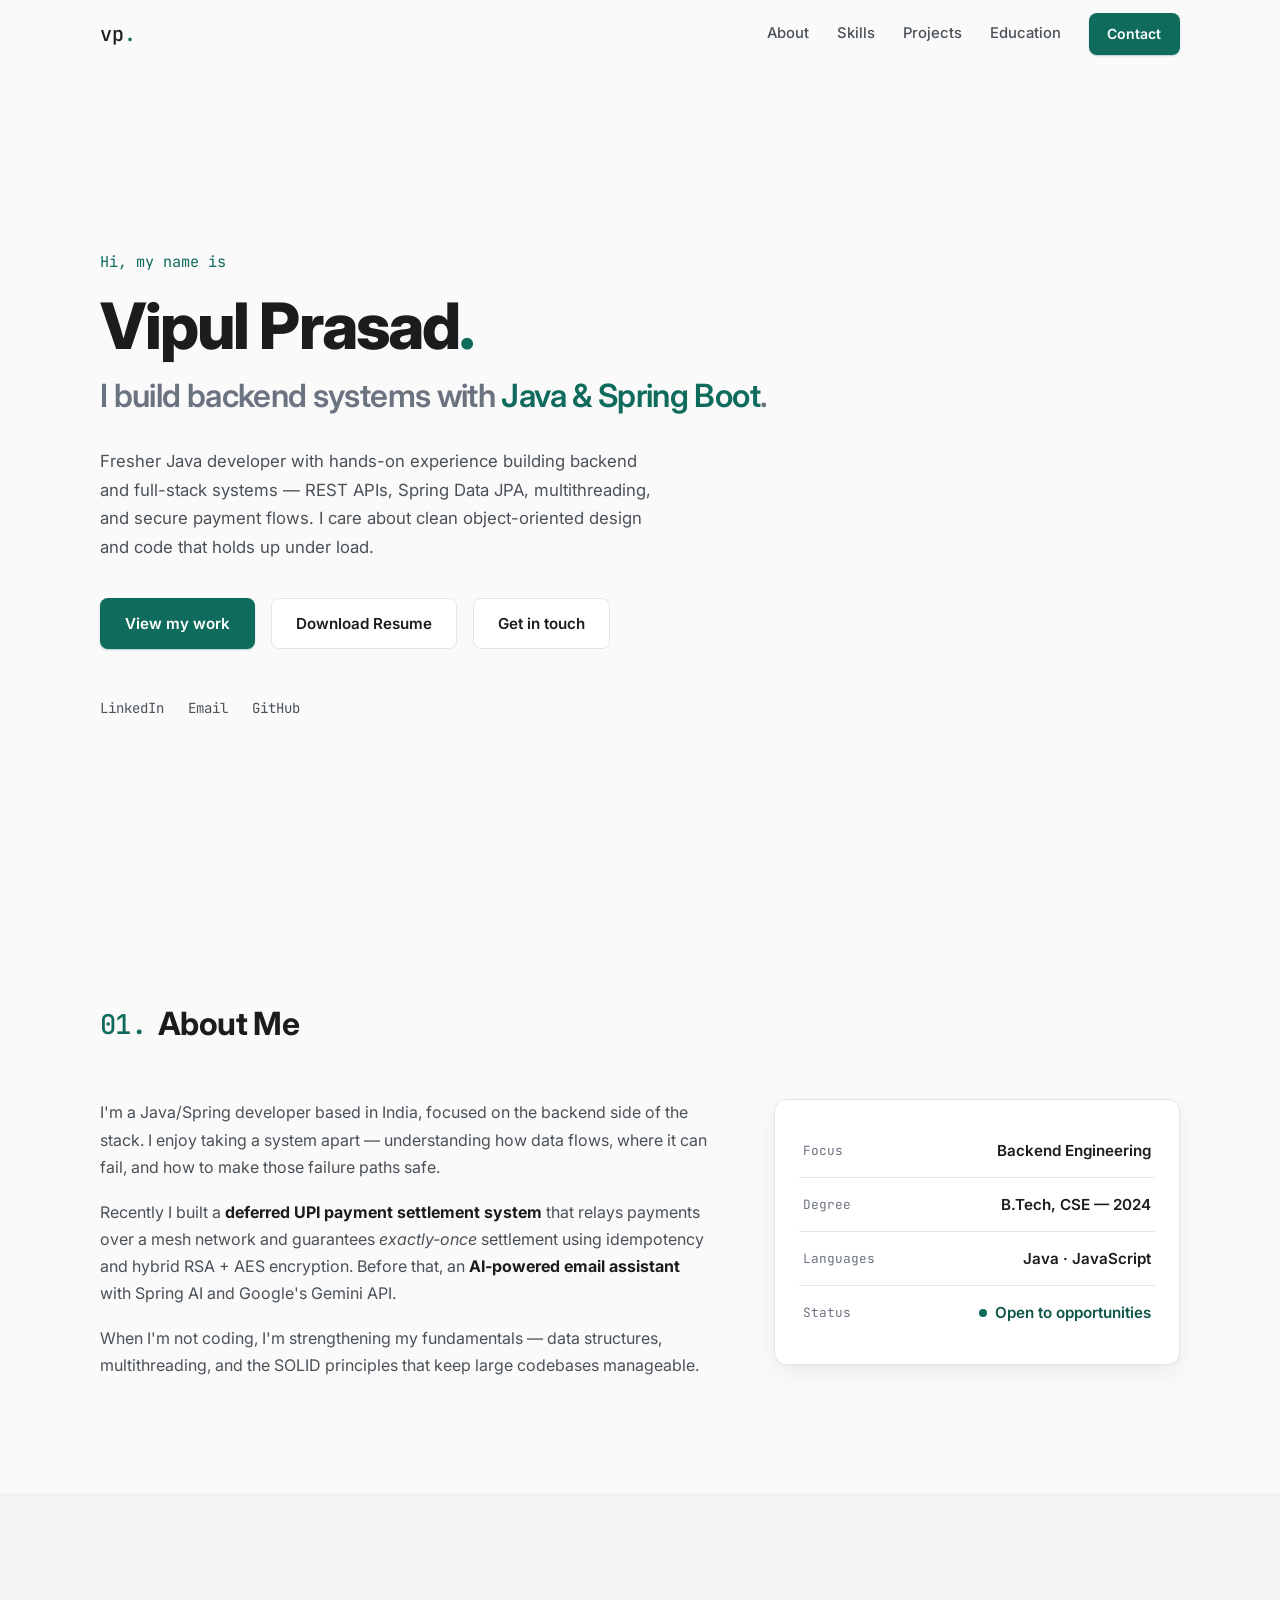
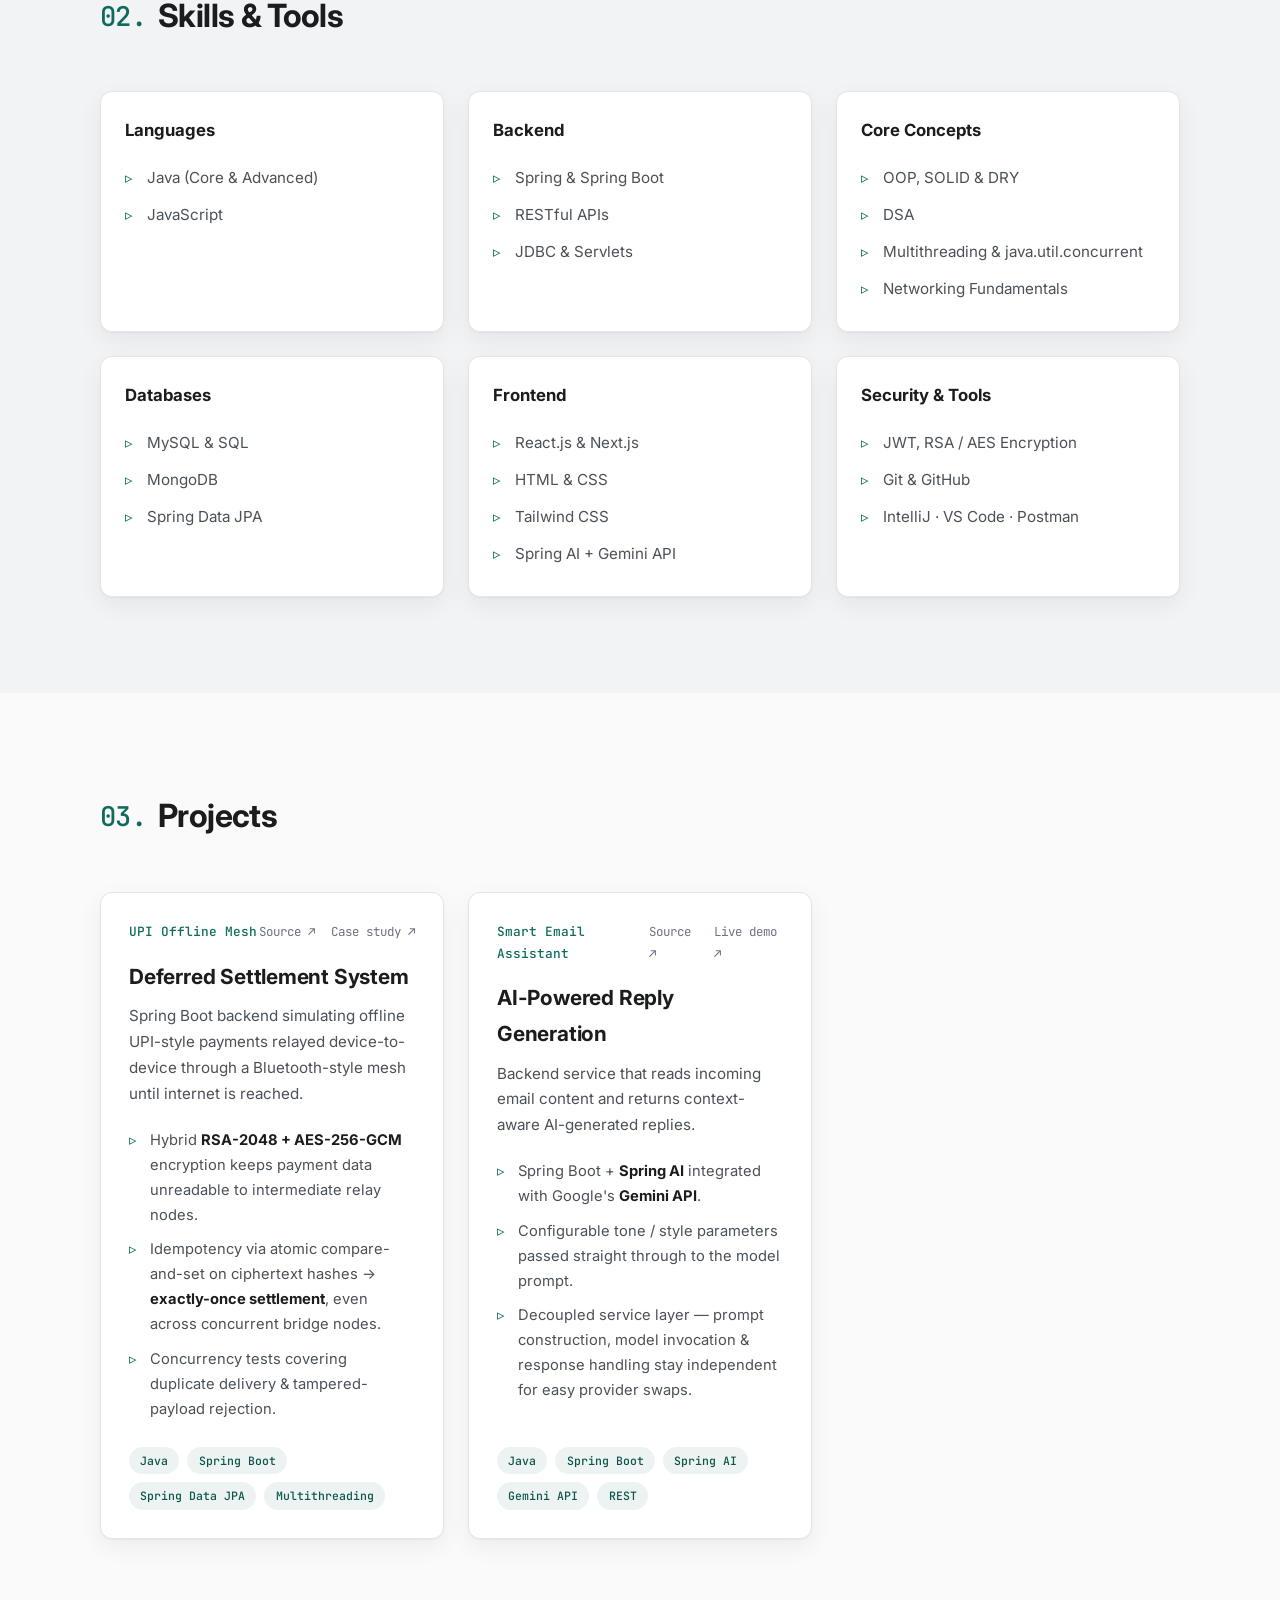
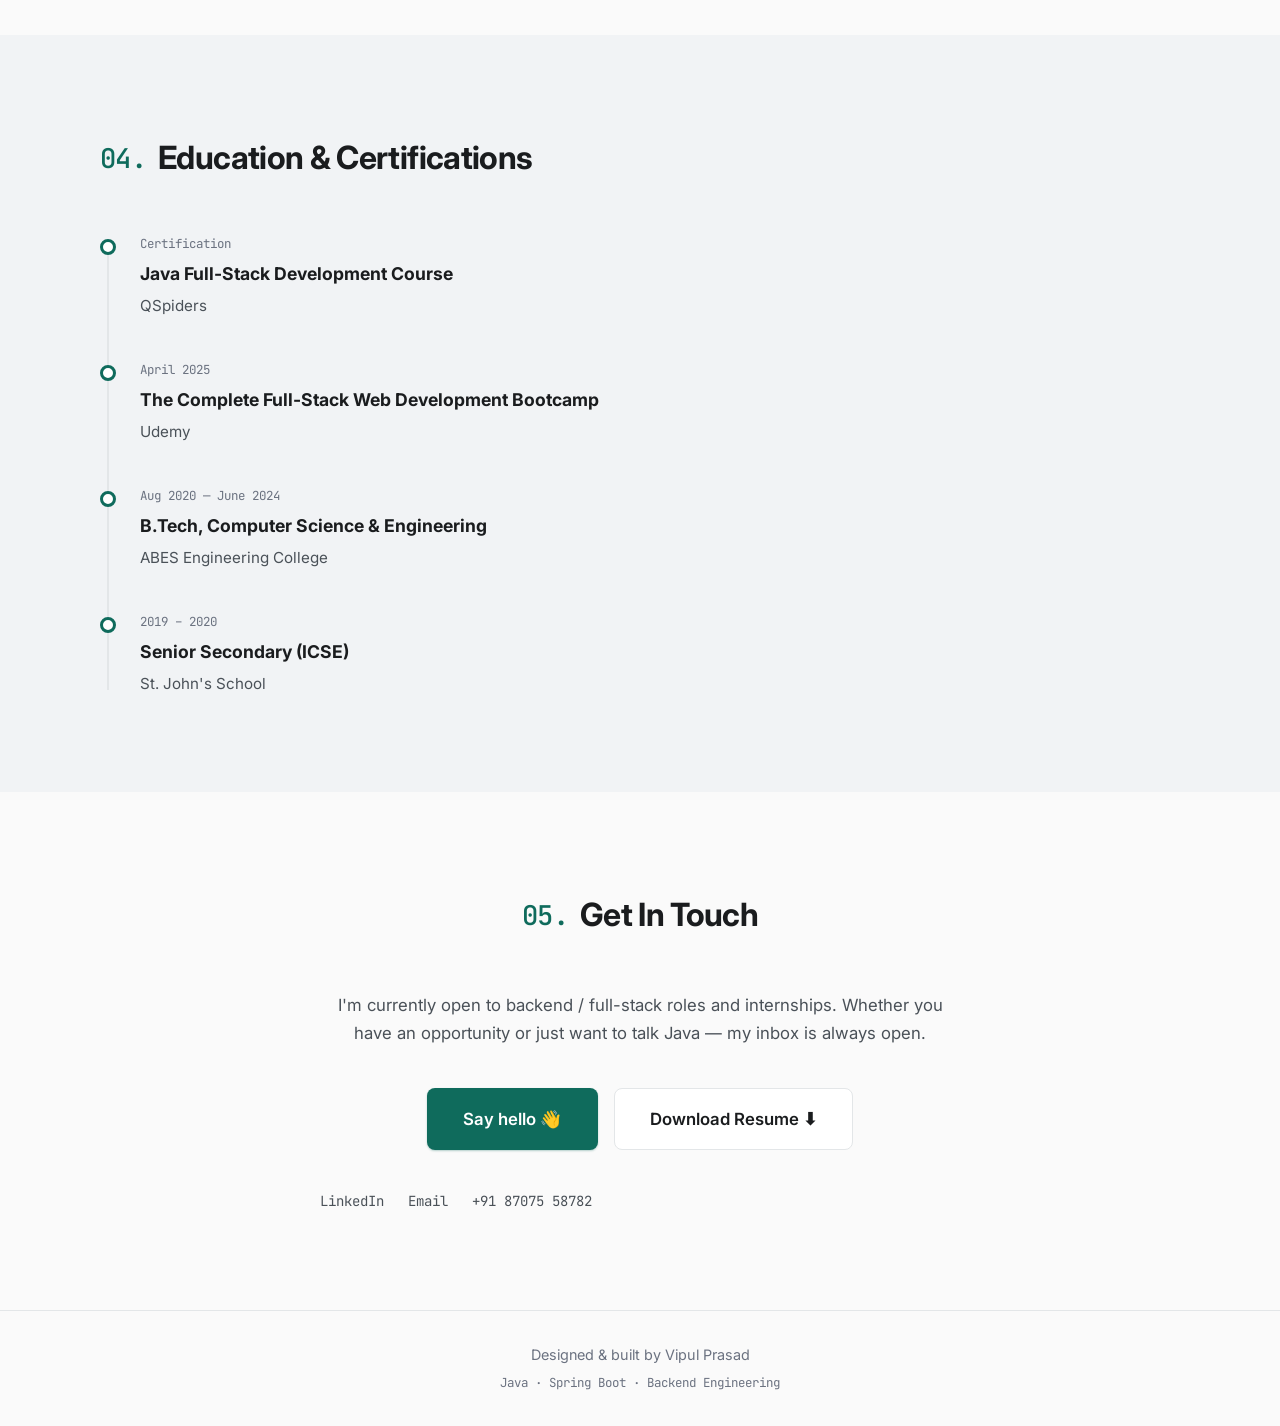
<file: index.html>
<!DOCTYPE html>
<html lang="en">
<head>
  <meta charset="UTF-8" />
  <meta name="viewport" content="width=device-width, initial-scale=1.0" />
  <title>Vipul Prasad — Java & Spring Boot Developer</title>
  <meta name="description" content="Portfolio of Vipul Prasad, a Java/Spring Boot developer specializing in backend systems, REST APIs, and database-backed services." />

  <!-- Open Graph (nice link previews when you share your site) -->
  <meta property="og:title" content="Vipul Prasad — Java & Spring Boot Developer" />
  <meta property="og:description" content="Backend developer building Java, Spring Boot & REST API systems." />
  <meta property="og:type" content="website" />

  <link rel="preconnect" href="https://fonts.googleapis.com" />
  <link rel="preconnect" href="https://fonts.gstatic.com" crossorigin />
  <link href="https://fonts.googleapis.com/css2?family=Inter:wght@400;500;600;700;800&family=JetBrains+Mono:wght@400;500&display=swap" rel="stylesheet" />
  <link rel="stylesheet" href="styles.css" />
</head>
<body>

  <!-- ============ NAVBAR ============ -->
  <header class="navbar" id="navbar">
    <div class="container nav-inner">
      <a href="#home" class="logo">vp<span class="logo-dot">.</span></a>
      <nav class="nav-links" id="nav-links">
        <a href="#about">About</a>
        <a href="#skills">Skills</a>
        <a href="#projects">Projects</a>
        <a href="#education">Education</a>
        <a href="#contact" class="btn btn-sm btn-primary">Contact</a>
      </nav>
      <button class="nav-toggle" id="nav-toggle" aria-label="Toggle menu" aria-expanded="false">
        <span></span><span></span><span></span>
      </button>
    </div>
  </header>

  <main>
    <!-- ============ HERO ============ -->
    <section class="hero" id="home">
      <div class="container hero-inner">
        <p class="hero-eyebrow reveal">Hi, my name is</p>
        <h1 class="reveal">Vipul Prasad<span class="accent">.</span></h1>
        <h2 class="hero-sub reveal">I build backend systems with <span class="accent">Java &amp; Spring Boot</span>.</h2>
        <p class="hero-desc reveal">
          Fresher Java developer with hands-on experience building backend and full-stack systems —
          REST APIs, Spring Data JPA, multithreading, and secure payment flows.
          I care about clean object-oriented design and code that holds up under load.
        </p>
        <div class="hero-cta reveal">
          <a href="#projects" class="btn btn-primary">View my work</a>
          <a href="resume.pdf" download class="btn btn-outline">Download Resume</a>
          <a href="#contact" class="btn btn-outline">Get in touch</a>
        </div>
        <div class="hero-links reveal">
          <a href="https://linkedin.com/in/vipu1prasad" target="_blank" rel="noopener" aria-label="LinkedIn">LinkedIn</a>
          <a href="mailto:vipulprasad108@gmail.com" aria-label="Email">Email</a>
          <a href="https://github.com/VipPrasad" target="_blank" rel="noopener" aria-label="GitHub">GitHub</a>
        </div>
      </div>
    </section>

    <!-- ============ ABOUT ============ -->
    <section class="section" id="about">
      <div class="container">
        <h2 class="section-title reveal"><span class="section-num">01.</span> About Me</h2>
        <div class="about-grid">
          <div class="reveal">
            <p>
              I'm a Java/Spring developer based in India, focused on the backend side of the stack.
              I enjoy taking a system apart — understanding how data flows, where it can fail, and
              how to make those failure paths safe.
            </p>
            <p>
              Recently I built a <strong>deferred UPI payment settlement system</strong> that relays payments
              over a mesh network and guarantees <em>exactly-once</em> settlement using idempotency and hybrid
              RSA + AES encryption. Before that, an <strong>AI-powered email assistant</strong> with Spring AI
              and Google's Gemini API.
            </p>
            <p>
              When I'm not coding, I'm strengthening my fundamentals — data structures, multithreading,
              and the SOLID principles that keep large codebases manageable.
            </p>
          </div>
          <div class="about-facts reveal">
            <div class="fact">
              <span class="fact-label">Focus</span>
              <span class="fact-value">Backend Engineering</span>
            </div>
            <div class="fact">
              <span class="fact-label">Degree</span>
              <span class="fact-value">B.Tech, CSE — 2024</span>
            </div>
            <div class="fact">
              <span class="fact-label">Languages</span>
              <span class="fact-value">Java · JavaScript</span>
            </div>
            <div class="fact">
              <span class="fact-label">Status</span>
              <span class="fact-value fact-open"><span class="dot"></span> Open to opportunities</span>
            </div>
          </div>
        </div>
      </div>
    </section>

    <!-- ============ SKILLS ============ -->
    <section class="section section-alt" id="skills">
      <div class="container">
        <h2 class="section-title reveal"><span class="section-num">02.</span> Skills &amp; Tools</h2>
        <div class="skills-grid">
          <div class="skill-card reveal">
            <h3> Languages</h3>
            <ul>
              <li>Java (Core &amp; Advanced)</li>
              <li>JavaScript</li>
            </ul>
          </div>
          <div class="skill-card reveal">
            <h3> Backend</h3>
            <ul>
              <li>Spring &amp; Spring Boot</li>
              <li>RESTful APIs</li>
              <li>JDBC &amp; Servlets</li>
            </ul>
          </div>
          <div class="skill-card reveal">
            <h3> Core Concepts</h3>
            <ul>
              <li>OOP, SOLID &amp; DRY</li>
              <li>DSA</li>
              <li>Multithreading &amp; java.util.concurrent</li>
              <li>Networking Fundamentals</li>
            </ul>
          </div>
          <div class="skill-card reveal">
            <h3> Databases</h3>
            <ul>
              <li>MySQL &amp; SQL</li>
              <li>MongoDB</li>
              <li>Spring Data JPA</li>
            </ul>
          </div>
          <div class="skill-card reveal">
            <h3> Frontend</h3>
            <ul>
              <li>React.js &amp; Next.js</li>
              <li>HTML &amp; CSS</li>
              <li>Tailwind CSS</li>
              <li>Spring AI + Gemini API</li>
            </ul>
          </div>
          <div class="skill-card reveal">
            <h3> Security &amp; Tools</h3>
            <ul>
              <li>JWT, RSA / AES Encryption</li>
              <li>Git &amp; GitHub</li>
              <li>IntelliJ · VS Code · Postman</li>
            </ul>
          </div>
        </div>
      </div>
    </section>

    <!-- ============ PROJECTS ============ -->
    <section class="section" id="projects">
      <div class="container">
        <h2 class="section-title reveal"><span class="section-num">03.</span> Projects</h2>
        <div class="projects-grid">

          <article class="project-card reveal">
            <div class="project-top">
              <span class="project-folder">UPI Offline Mesh</span>
              <span class="project-links">
                <a href="https://github.com/VipPrasad?tab=repositories" target="_blank" rel="noopener" aria-label="Source code">Source ↗</a>
                <a href="#" aria-label="Case study">Case study ↗</a>
              </span>
            </div>
            <h3 class="project-title">Deferred Settlement System</h3>
            <p class="project-desc">
              Spring Boot backend simulating offline UPI-style payments relayed device-to-device through a
              Bluetooth-style mesh until internet is reached.
            </p>
            <ul class="project-points">
              <li>Hybrid <strong>RSA-2048 + AES-256-GCM</strong> encryption keeps payment data unreadable to intermediate relay nodes.</li>
              <li>Idempotency via atomic compare-and-set on ciphertext hashes → <strong>exactly-once settlement</strong>, even across concurrent bridge nodes.</li>
              <li>Concurrency tests covering duplicate delivery &amp; tampered-payload rejection.</li>
            </ul>
            <div class="project-tech">
              <span>Java</span><span>Spring Boot</span><span>Spring Data JPA</span><span>Multithreading</span>
            </div>
          </article>

          <article class="project-card reveal">
            <div class="project-top">
              <span class="project-folder">Smart Email Assistant</span>
              <span class="project-links">
                <a href="https://github.com/VipPrasad?tab=repositories" target="_blank" rel="noopener" aria-label="Source code">Source ↗</a>
                <a href="#" aria-label="Live demo">Live demo ↗</a>
              </span>
            </div>
            <h3 class="project-title">AI-Powered Reply Generation</h3>
            <p class="project-desc">
              Backend service that reads incoming email content and returns context-aware AI-generated replies.
            </p>
            <ul class="project-points">
              <li>Spring Boot + <strong>Spring AI</strong> integrated with Google's <strong>Gemini API</strong>.</li>
              <li>Configurable tone / style parameters passed straight through to the model prompt.</li>
              <li>Decoupled service layer — prompt construction, model invocation &amp; response handling stay independent for easy provider swaps.</li>
            </ul>
            <div class="project-tech">
              <span>Java</span><span>Spring Boot</span><span>Spring AI</span><span>Gemini API</span><span>REST</span>
            </div>
          </article>

        </div>
      </div>
    </section>

    <!-- ============ EDUCATION ============ -->
    <section class="section section-alt" id="education">
      <div class="container">
        <h2 class="section-title reveal"><span class="section-num">04.</span> Education &amp; Certifications</h2>

        <div class="timeline">
          <div class="timeline-item reveal">
            <div class="timeline-marker"></div>
            <div class="timeline-content">
              <span class="timeline-date">Certification</span>
              <h3>Java Full-Stack Development Course</h3>
              <p>QSpiders</p>
            </div>
          </div>
          <div class="timeline-item reveal">
            <div class="timeline-marker"></div>
            <div class="timeline-content">
              <span class="timeline-date">April 2025</span>
              <h3>The Complete Full-Stack Web Development Bootcamp</h3>
              <p>Udemy</p>
            </div>
          </div>
          <div class="timeline-item reveal">
            <div class="timeline-marker"></div>
            <div class="timeline-content">
              <span class="timeline-date">Aug 2020 — June 2024</span>
              <h3>B.Tech, Computer Science &amp; Engineering</h3>
              <p>ABES Engineering College</p>
            </div>
          </div>
          <div class="timeline-item reveal">
            <div class="timeline-marker"></div>
            <div class="timeline-content">
              <span class="timeline-date">2019 – 2020</span>
              <h3>Senior Secondary (ICSE)</h3>
              <p>St. John's School</p>
            </div>
          </div>
        </div>
      </div>
    </section>

    <!-- ============ CONTACT ============ -->
    <section class="section contact" id="contact">
      <div class="container contact-inner">
        <h2 class="section-title reveal"><span class="section-num">05.</span> Get In Touch</h2>
        <p class="contact-text reveal">
          I'm currently open to backend / full-stack roles and internships.
          Whether you have an opportunity or just want to talk Java — my inbox is always open.
        </p>
        <div class="contact-cta reveal">
          <a href="mailto:vipulprasad108@gmail.com" class="btn btn-primary btn-lg">Say hello 👋</a>
          <a href="resume.pdf" download class="btn btn-outline btn-lg">Download Resume ⬇</a>
        </div>
        <div class="hero-links reveal" style="margin-top: 2.5rem;">
          <a href="https://linkedin.com/in/vipu1prasad" target="_blank" rel="noopener">LinkedIn</a>
          <a href="mailto:vipulprasad108@gmail.com">Email</a>
          <a href="tel:+918707558782">+91 87075 58782</a>
        </div>
      </div>
    </section>
  </main>

  <!-- ============ FOOTER ============ -->
  <footer class="footer">
    <div class="container footer-inner">
      <p>Designed &amp; built by Vipul Prasad</p>
      <p class="footer-meta">Java · Spring Boot · Backend Engineering</p>
    </div>
  </footer>

  <script src="script.js"></script>
</body>
</html>
</file>
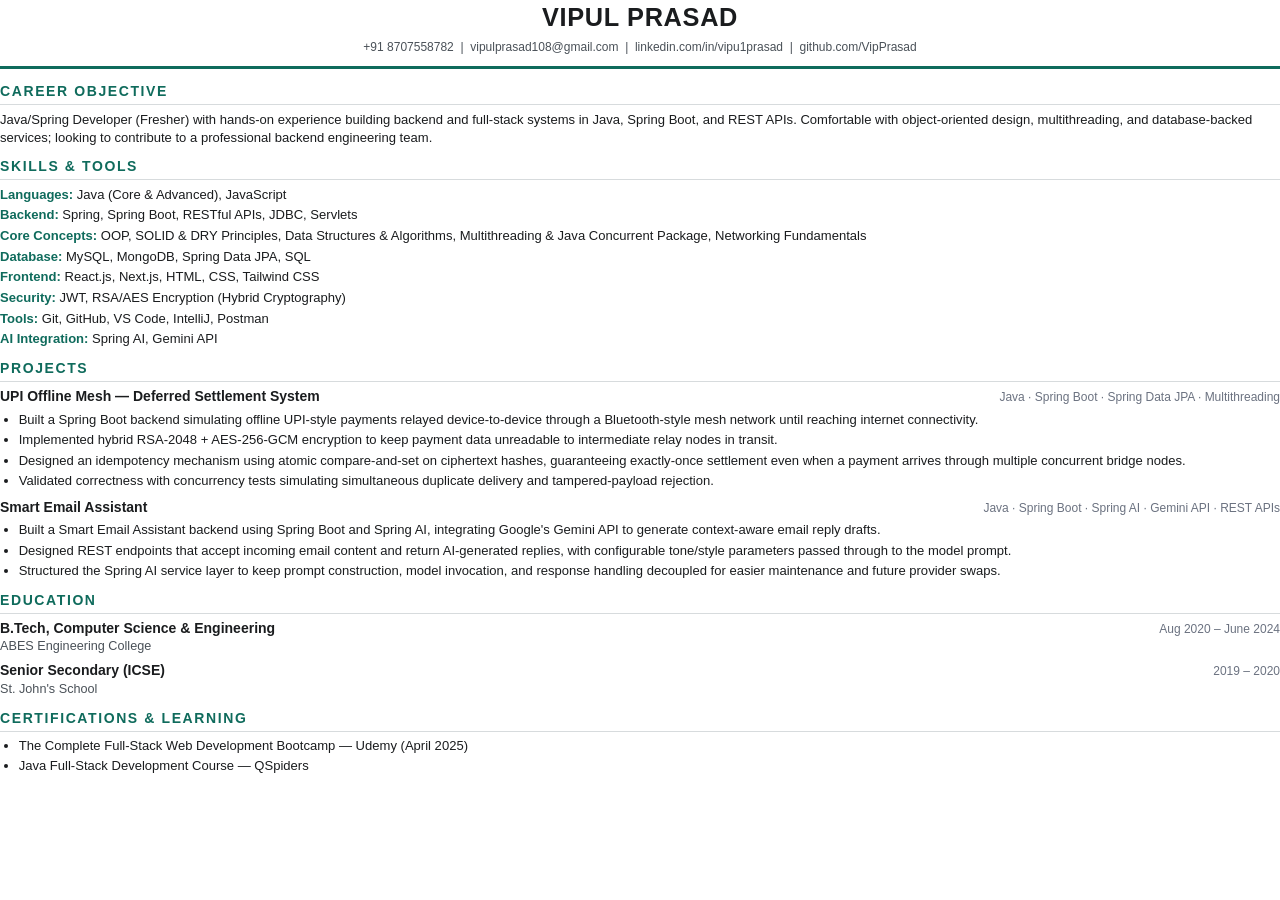
<file: resume.html>
<!DOCTYPE html>
<html lang="en">
<head>
<meta charset="UTF-8">
<title>Vipul Prasad — Resume</title>
<style>
  @page { size: A4; margin: 12mm 14mm; }
  * { box-sizing: border-box; margin: 0; padding: 0; }
  body {
    font-family: 'Segoe UI', Calibri, Arial, sans-serif;
    font-size: 9.8pt;
    line-height: 1.38;
    color: #1a1c1e;
  }
  .accent { color: #0f6b5c; }
  header { text-align: center; padding-bottom: 8pt; border-bottom: 2.5pt solid #0f6b5c; margin-bottom: 10pt; }
  h1 { font-size: 19pt; letter-spacing: 0.5pt; }
  .contact-line { font-size: 9pt; color: #4a5158; margin-top: 3pt; }
  h2 {
    font-size: 10.5pt; text-transform: uppercase; letter-spacing: 1.2pt;
    color: #0f6b5c; margin: 8pt 0 4pt 0;
    border-bottom: 0.75pt solid #d7dbdd; padding-bottom: 2pt;
  }
  .entry-head { display: flex; justify-content: space-between; align-items: baseline; }
  h3 { font-size: 10.5pt; }
  .entry-meta { font-size: 9.5pt; color: #4a5158; }
  .entry-date { font-size: 9pt; color: #6b7280; white-space: nowrap; }
  ul { margin: 3pt 0 0 0; padding-left: 14pt; }
  li { margin-bottom: 1.8pt; }
  .skills p { margin-bottom: 2pt; }
  .skills b { color: #0f6b5c; }
  .edu p { margin-bottom: 1.5pt; }
</style>
</head>
<body>

<header>
  <h1>VIPUL PRASAD</h1>
  <p class="contact-line">
    +91 8707558782 &nbsp;|&nbsp; vipulprasad108@gmail.com &nbsp;|&nbsp; linkedin.com/in/vipu1prasad &nbsp;|&nbsp; github.com/VipPrasad
  </p>
</header>

<section>
  <h2>Career Objective</h2>
  <p>
    Java/Spring Developer (Fresher) with hands-on experience building backend and full-stack systems in Java,
    Spring Boot, and REST APIs. Comfortable with object-oriented design, multithreading, and database-backed
    services; looking to contribute to a professional backend engineering team.
  </p>
</section>

<section class="skills">
  <h2>Skills &amp; Tools</h2>
  <p><b>Languages:</b> Java (Core &amp; Advanced), JavaScript</p>
  <p><b>Backend:</b> Spring, Spring Boot, RESTful APIs, JDBC, Servlets</p>
  <p><b>Core Concepts:</b> OOP, SOLID &amp; DRY Principles, Data Structures &amp; Algorithms, Multithreading &amp; Java Concurrent Package, Networking Fundamentals</p>
  <p><b>Database:</b> MySQL, MongoDB, Spring Data JPA, SQL</p>
  <p><b>Frontend:</b> React.js, Next.js, HTML, CSS, Tailwind CSS</p>
  <p><b>Security:</b> JWT, RSA/AES Encryption (Hybrid Cryptography)</p>
  <p><b>Tools:</b> Git, GitHub, VS Code, IntelliJ, Postman</p>
  <p><b>AI Integration:</b> Spring AI, Gemini API</p>
</section>

<section>
  <h2>Projects</h2>

  <div class="entry-head">
    <h3>UPI Offline Mesh — Deferred Settlement System</h3>
    <span class="entry-date">Java · Spring Boot · Spring Data JPA · Multithreading</span>
  </div>
  <ul>
    <li>Built a Spring Boot backend simulating offline UPI-style payments relayed device-to-device through a Bluetooth-style mesh network until reaching internet connectivity.</li>
    <li>Implemented hybrid RSA-2048 + AES-256-GCM encryption to keep payment data unreadable to intermediate relay nodes in transit.</li>
    <li>Designed an idempotency mechanism using atomic compare-and-set on ciphertext hashes, guaranteeing exactly-once settlement even when a payment arrives through multiple concurrent bridge nodes.</li>
    <li>Validated correctness with concurrency tests simulating simultaneous duplicate delivery and tampered-payload rejection.</li>
  </ul>

  <div class="entry-head" style="margin-top:6pt;">
    <h3>Smart Email Assistant</h3>
    <span class="entry-date">Java · Spring Boot · Spring AI · Gemini API · REST APIs</span>
  </div>
  <ul>
    <li>Built a Smart Email Assistant backend using Spring Boot and Spring AI, integrating Google's Gemini API to generate context-aware email reply drafts.</li>
    <li>Designed REST endpoints that accept incoming email content and return AI-generated replies, with configurable tone/style parameters passed through to the model prompt.</li>
    <li>Structured the Spring AI service layer to keep prompt construction, model invocation, and response handling decoupled for easier maintenance and future provider swaps.</li>
  </ul>
</section>

<section>
  <h2>Education</h2>
  <div class="edu">
    <div class="entry-head">
      <h3>B.Tech, Computer Science &amp; Engineering</h3>
      <span class="entry-date">Aug 2020 – June 2024</span>
    </div>
    <p class="entry-meta">ABES Engineering College</p>

    <div class="entry-head" style="margin-top:4pt;">
      <h3>Senior Secondary (ICSE)</h3>
      <span class="entry-date">2019 – 2020</span>
    </div>
    <p class="entry-meta">St. John's School</p>
  </div>
</section>

<section>
  <h2>Certifications &amp; Learning</h2>
  <ul>
    <li>The Complete Full-Stack Web Development Bootcamp — Udemy (April 2025)</li>
    <li>Java Full-Stack Development Course — QSpiders</li>
  </ul>
</section>

</body>
</html>
</file>
<file: styles.css>
/* =====================================================
   Vipul Prasad — Portfolio
   Minimal light theme · Inter + JetBrains Mono
   ===================================================== */

:root {
  --bg: #fafafa;
  --bg-alt: #f1f3f5;
  --card: #ffffff;
  --text: #1a1c1e;
  --text-soft: #4a5158;
  --muted: #6b7280;
  --accent: #0f6b5c;
  --accent-soft: rgba(15, 107, 92, 0.08);
  --accent-text: #0c5548;
  --border: #e3e6e8;
  --shadow: 0 1px 2px rgba(16, 24, 40, 0.04), 0 8px 24px rgba(16, 24, 40, 0.06);
  --shadow-hover: 0 2px 4px rgba(16, 24, 40, 0.05), 0 12px 32px rgba(16, 24, 40, 0.1);
  --radius: 12px;
  --font-sans: 'Inter', -apple-system, BlinkMacSystemFont, 'Segoe UI', sans-serif;
  --font-mono: 'JetBrains Mono', 'SF Mono', Consolas, monospace;
}

/* ---------- Reset ---------- */
*, *::before, *::after { box-sizing: border-box; margin: 0; padding: 0; }

html { scroll-behavior: smooth; }

body {
  font-family: var(--font-sans);
  background: var(--bg);
  color: var(--text);
  line-height: 1.7;
  -webkit-font-smoothing: antialiased;
  text-rendering: optimizeLegibility;
}

img { max-width: 100%; display: block; }
a { color: var(--accent-text); text-decoration: none; }
a:hover { text-decoration: underline; }

.container {
  width: min(1080px, 92%);
  margin-inline: auto;
}

/* ---------- Navbar ---------- */
.navbar {
  position: sticky;
  top: 0;
  z-index: 100;
  background: rgba(250, 250, 250, 0.85);
  backdrop-filter: blur(12px);
  -webkit-backdrop-filter: blur(12px);
  border-bottom: 1px solid transparent;
  transition: border-color 0.25s ease, background 0.25s ease;
}

.navbar.scrolled { border-bottom-color: var(--border); background: rgba(250, 250, 250, 0.95); }

.nav-inner {
  display: flex;
  align-items: center;
  justify-content: space-between;
  height: 68px;
}

.logo {
  font-family: var(--font-mono);
  font-weight: 500;
  font-size: 1.25rem;
  color: var(--text);
}
.logo:hover { text-decoration: none; color: var(--accent-text); }
.logo-dot { color: var(--accent); }

.nav-links { display: flex; align-items: center; gap: 1.75rem; }
.nav-links a:not(.btn) { color: var(--text-soft); font-size: 0.925rem; font-weight: 500; }
.nav-links a:not(.btn):hover { color: var(--accent-text); text-decoration: none; }

/* Hamburger */
.nav-toggle { display: none; background: none; border: 0; cursor: pointer; padding: 6px; }
.nav-toggle span {
  display: block;
  width: 22px; height: 2px;
  background: var(--text);
  margin: 5px 0;
  border-radius: 2px;
  transition: transform 0.3s ease, opacity 0.3s ease;
}
.nav-toggle.active span:nth-child(1) { transform: translateY(7px) rotate(45deg); }
.nav-toggle.active span:nth-child(2) { opacity: 0; }
.nav-toggle.active span:nth-child(3) { transform: translateY(-7px) rotate(-45deg); }

/* ---------- Buttons ---------- */
.btn {
  display: inline-flex;
  align-items: center;
  justify-content: center;
  padding: 0.75rem 1.5rem;
  border-radius: 8px;
  font-weight: 600;
  font-size: 0.95rem;
  border: 1px solid transparent;
  cursor: pointer;
  transition: transform 0.15s ease, box-shadow 0.15s ease, background 0.15s ease, color 0.15s ease;
}
.btn:hover { text-decoration: none; transform: translateY(-1px); }

.btn-primary {
  background: var(--accent);
  color: #fff;
  box-shadow: 0 1px 2px rgba(15, 107, 92, 0.3);
}
.btn-primary:hover { background: var(--accent-text); box-shadow: 0 4px 12px rgba(15, 107, 92, 0.25); }

.btn-outline {
  border-color: var(--border);
  color: var(--text);
  background: var(--card);
}
.btn-outline:hover { border-color: var(--accent); color: var(--accent-text); }

.btn-sm { padding: 0.5rem 1.1rem; font-size: 0.875rem; }
.btn-lg { padding: 1rem 2.2rem; font-size: 1.05rem; }

/* ---------- Hero ---------- */
.hero {
  min-height: calc(100vh - 68px);
  display: flex;
  align-items: center;
  padding: 4rem 0;
}

.hero-eyebrow {
  font-family: var(--font-mono);
  color: var(--accent);
  font-size: 0.95rem;
  margin-bottom: 1rem;
}

.hero h1 { font-size: clamp(2.5rem, 6vw, 4rem); font-weight: 800; letter-spacing: -0.03em; line-height: 1.1; }
.hero-sub { font-size: clamp(1.4rem, 3.5vw, 2rem); color: var(--muted); font-weight: 600; margin-top: 0.5rem; letter-spacing: -0.02em; }
.hero-desc { max-width: 560px; margin-top: 1.5rem; color: var(--text-soft); font-size: 1.05rem; }
.accent { color: var(--accent); }

.hero-cta { display: flex; gap: 1rem; margin-top: 2.25rem; flex-wrap: wrap; }

.hero-links { display: flex; gap: 1.5rem; margin-top: 3rem; }
.hero-links a {
  font-family: var(--font-mono);
  font-size: 0.875rem;
  color: var(--text-soft);
  position: relative;
}
.hero-links a::after {
  content: '';
  position: absolute;
  left: 0; bottom: -4px;
  width: 0; height: 1.5px;
  background: var(--accent);
  transition: width 0.25s ease;
}
.hero-links a:hover { color: var(--accent-text); text-decoration: none; }
.hero-links a:hover::after { width: 100%; }

/* ---------- Sections ---------- */
.section { padding: 6rem 0; }
.section-alt { background: var(--bg-alt); }

.section-title {
  font-size: clamp(1.6rem, 3vw, 2rem);
  font-weight: 700;
  letter-spacing: -0.02em;
  margin-bottom: 3rem;
  display: flex;
  align-items: center;
  gap: 0.75rem;
}
.section-num { font-family: var(--font-mono); color: var(--accent); font-size: 0.85em; font-weight: 500; }

/* ---------- About ---------- */
.about-grid {
  display: grid;
  grid-template-columns: 1.5fr 1fr;
  gap: 4rem;
  align-items: start;
}

.about-grid p { color: var(--text-soft); margin-bottom: 1.1rem; }
.about-grid strong { color: var(--text); }

.about-facts {
  background: var(--card);
  border: 1px solid var(--border);
  border-radius: var(--radius);
  padding: 1.5rem;
  box-shadow: var(--shadow);
}

.fact {
  display: flex;
  justify-content: space-between;
  align-items: center;
  gap: 1rem;
  padding: 0.85rem 0.25rem;
}
.fact + .fact { border-top: 1px solid var(--border); }

.fact-label { font-family: var(--font-mono); font-size: 0.8rem; color: var(--muted); }
.fact-value { font-weight: 600; font-size: 0.95rem; text-align: right; }

.fact-open { display: flex; align-items: center; gap: 0.5rem; color: var(--accent-text); }
.dot {
  width: 8px; height: 8px;
  background: var(--accent);
  border-radius: 50%;
  animation: pulse 2s infinite;
}
@keyframes pulse {
  0%, 100% { opacity: 1; transform: scale(1); }
  50% { opacity: 0.5; transform: scale(0.85); }
}

/* ---------- Skills ---------- */
.skills-grid {
  display: grid;
  grid-template-columns: repeat(auto-fill, minmax(300px, 1fr));
  gap: 1.5rem;
}

.skill-card {
  background: var(--card);
  border: 1px solid var(--border);
  border-radius: var(--radius);
  padding: 1.5rem;
  box-shadow: var(--shadow);
  transition: transform 0.2s ease, box-shadow 0.2s ease;
}
.skill-card:hover { transform: translateY(-3px); box-shadow: var(--shadow-hover); }

.skill-card h3 { font-size: 1.05rem; margin-bottom: 0.9rem; }

.skill-card ul { list-style: none; }
.skill-card li {
  color: var(--text-soft);
  font-size: 0.95rem;
  padding: 0.35rem 0;
  padding-left: 1.4rem;
  position: relative;
}
.skill-card li::before {
  content: '▹';
  position: absolute;
  left: 0;
  color: var(--accent);
}

/* ---------- Projects ---------- */
.projects-grid {
  display: grid;
  grid-template-columns: repeat(auto-fill, minmax(340px, 1fr));
  gap: 1.5rem;
}

.project-card {
  background: var(--card);
  border: 1px solid var(--border);
  border-radius: var(--radius);
  padding: 1.75rem;
  box-shadow: var(--shadow);
  display: flex;
  flex-direction: column;
  transition: transform 0.2s ease, box-shadow 0.2s ease, border-color 0.2s ease;
}
.project-card:hover { transform: translateY(-4px); box-shadow: var(--shadow-hover); border-color: rgba(15, 107, 92, 0.35); }

.project-top { display: flex; justify-content: space-between; align-items: center; margin-bottom: 1rem; }
.project-folder { font-family: var(--font-mono); font-size: 0.8rem; color: var(--accent); font-weight: 500; }
.project-links { display: flex; gap: 1rem; }
.project-links a { font-family: var(--font-mono); font-size: 0.78rem; color: var(--muted); }
.project-links a:hover { color: var(--accent-text); text-decoration: none; }

.project-title { font-size: 1.3rem; font-weight: 700; letter-spacing: -0.01em; margin-bottom: 0.6rem; }
.project-desc { color: var(--text-soft); font-size: 0.95rem; margin-bottom: 1rem; }

.project-points { list-style: none; margin-bottom: 1.25rem; flex-grow: 1; }
.project-points li {
  color: var(--text-soft);
  font-size: 0.92rem;
  padding: 0.3rem 0 0.3rem 1.3rem;
  position: relative;
}
.project-points li::before { content: '▹'; position: absolute; left: 0; color: var(--accent); }
.project-points strong { color: var(--text); }

.project-tech { display: flex; flex-wrap: wrap; gap: 0.5rem; }
.project-tech span {
  font-family: var(--font-mono);
  font-size: 0.72rem;
  padding: 0.25rem 0.7rem;
  border-radius: 999px;
  background: var(--accent-soft);
  color: var(--accent-text);
  font-weight: 500;
}

/* ---------- Education timeline ---------- */
.timeline { position: relative; max-width: 640px; }
.timeline::before {
  content: '';
  position: absolute;
  left: 7px;
  top: 6px; bottom: 6px;
  width: 2px;
  background: var(--border);
}

.timeline-item { position: relative; padding: 0 0 2.5rem 2.5rem; }
.timeline-item:last-child { padding-bottom: 0; }

.timeline-marker {
  position: absolute;
  left: 0;
  top: 6px;
  width: 16px; height: 16px;
  border-radius: 50%;
  background: var(--card);
  border: 3px solid var(--accent);
}

.timeline-date { font-family: var(--font-mono); font-size: 0.78rem; color: var(--muted); display: block; margin-bottom: 0.3rem; }
.timeline-content h3 { font-size: 1.1rem; margin-bottom: 0.25rem; }
.timeline-content p { color: var(--text-soft); font-size: 0.95rem; }

/* ---------- Contact ---------- */
.contact-inner { text-align: center; max-width: 640px; }
.contact-inner .section-title { justify-content: center; }
.contact-text { color: var(--text-soft); font-size: 1.05rem; margin-bottom: 2.5rem; }

.contact-cta { display: flex; justify-content: center; gap: 1rem; flex-wrap: wrap; }

@media (max-width: 480px) {
  .contact-cta { flex-direction: column; }
  .contact-cta .btn { width: 100%; }
}

/* ---------- Footer ---------- */
.footer { border-top: 1px solid var(--border); padding: 2rem 0; }
.footer-inner { text-align: center; }
.footer p { color: var(--muted); font-size: 0.9rem; }
.footer-meta { font-family: var(--font-mono); font-size: 0.78rem !important; margin-top: 0.3rem; color: var(--muted); }

/* ---------- Reveal animation ---------- */
.reveal {
  opacity: 0;
  transform: translateY(24px);
  transition: opacity 0.6s ease, transform 0.6s ease;
}
.reveal.visible { opacity: 1; transform: none; }

@media (prefers-reduced-motion: reduce) {
  html { scroll-behavior: auto; }
  .reveal { opacity: 1; transform: none; transition: none; }
  .dot { animation: none; }
}

/* ---------- Responsive ---------- */
@media (max-width: 820px) {
  .about-grid { grid-template-columns: 1fr; gap: 2.5rem; }

  .nav-toggle { display: block; }

  .nav-links {
    position: absolute;
    top: 68px;
    left: 0; right: 0;
    background: var(--card);
    border-bottom: 1px solid var(--border);
    flex-direction: column;
    align-items: stretch;
    gap: 0;
    padding: 0.75rem 0;
    box-shadow: var(--shadow);
    display: none;
  }
  .nav-links.open { display: flex; }
  .nav-links a { padding: 0.85rem 1.5rem; }
  .nav-links .btn { margin: 0.5rem 1.5rem; }

  .section { padding: 4.5rem 0; }
  .hero { min-height: auto; padding: 5rem 0 4rem; }
}

@media (max-width: 480px) {
  .hero h1 { font-size: 2.4rem; }
  .hero-cta .btn { width: 100%; }
  .projects-grid { grid-template-columns: 1fr; }
}
</file>
